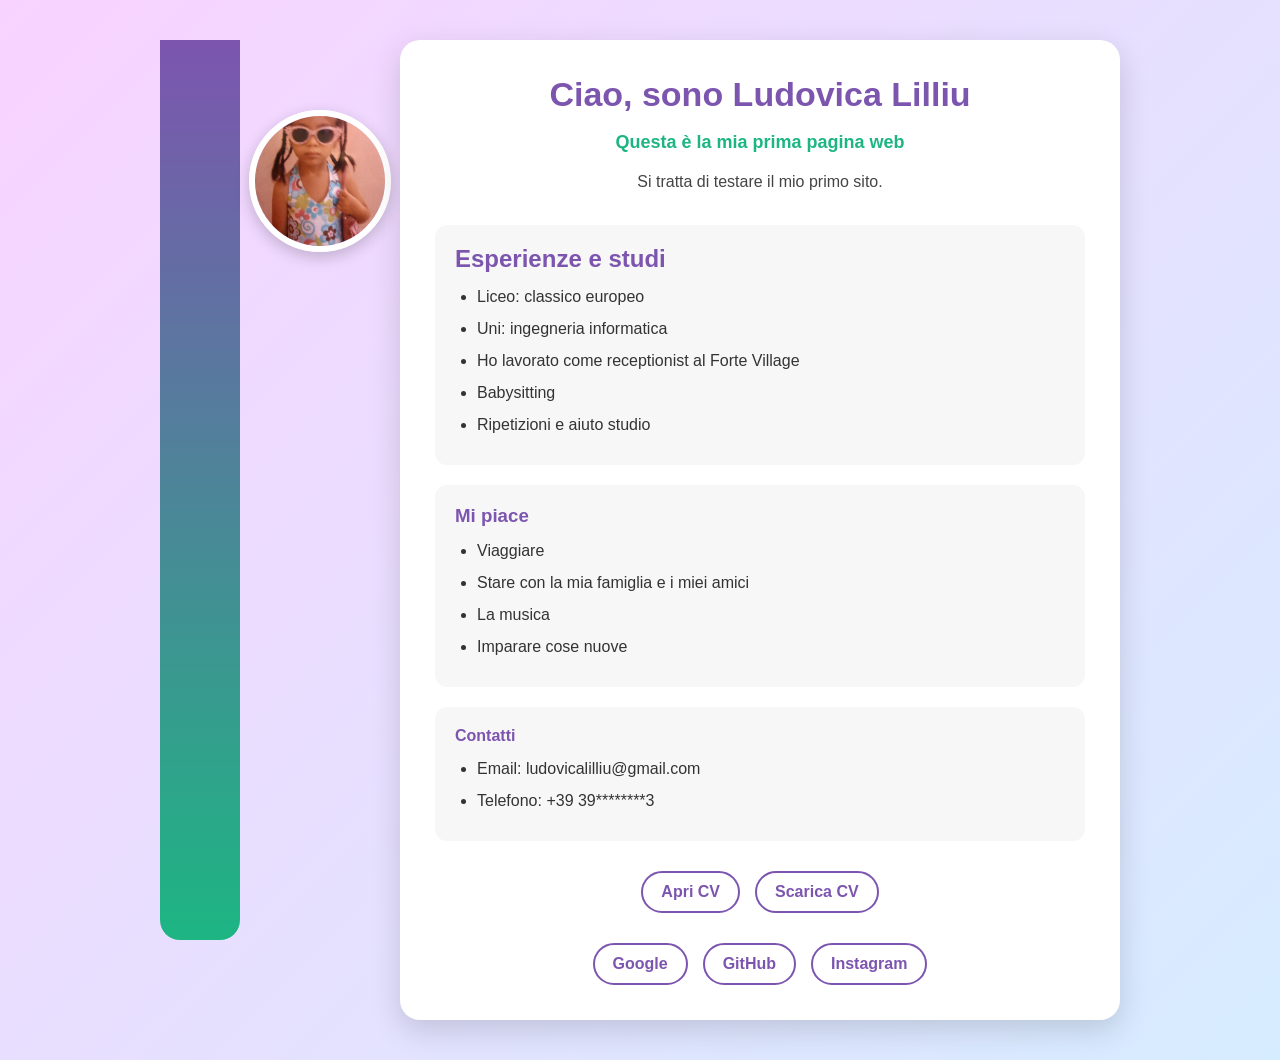
<file: index.html>
<!DOCTYPE html>
<html lang="it">

<head>
  <meta charset="UTF-8">
  <meta name="viewport" content="width=device-width, initial-scale=1.0">
  <title>Il mio primo sito</title>
  <link rel="stylesheet" href="style.css">
</head>

<body>
 <div class="layout">

  <div class="barra"></div>
</div>
  <div class="foto-container">
      <img src="IMG_8325.JPG" class="foto">
  </div>
  <div class="card">
    <h1>Ciao, sono Ludovica Lilliu</h1>

    <p class="titolo">Questa è la mia prima pagina web</p>

    <p class="descrizione">
      Si tratta di testare il mio primo sito.
    </p>

    <div class="sezione">
      <h2>Esperienze e studi</h2>
      <ul>
        <li>Liceo: classico europeo</li>
        <li>Uni: ingegneria informatica</li>
        <li>Ho lavorato come receptionist al Forte Village</li>
        <li>Babysitting</li>
        <li>Ripetizioni e aiuto studio</li>
      </ul>
    </div>

    <div class="sezione">
      <h3>Mi piace</h3>
      <ul>
        <li>Viaggiare</li>
        <li>Stare con la mia famiglia e i miei amici</li>
        <li>La musica</li>
        <li>Imparare cose nuove</li>
      </ul>
    </div>

    <div class="sezione">
      <h4>Contatti</h4>
      <ul>
        <li>Email: ludovicalilliu@gmail.com</li>
        <li>Telefono: +39 39********3</li>
      </ul>
    </div>

<div class="link-utili">
  <a href="CV Ludovica Lilliu .pdf" target="_blank">Apri CV</a>
  <a href="CV Ludovica Lilliu .pdf" download>Scarica CV</a>
</div>

    <div class="link-utili">
      <a href="https://www.google.com" target="_blank">Google</a>
      <a href="https://github.com" target="_blank">GitHub</a>
      <a href="https://www.instagram.com/ludovicaalilliu_?igsh=Y3Nmb2FiZmN3cmEw" target="_blank">Instagram</a>
    </div>
  </div>
</body>

</html>
</file>
<file: style.css>
body {
    margin: 0;
    padding: 40px 20px;
    background: linear-gradient(135deg, #f8d3ff, #d6ecff);
    font-family: Arial, sans-serif;
    display: flex;
    justify-content: center;
}

.layout {
    display: flex;
    align-items: flex-start;
    gap: 30px;
}

/* barra colorata */
.barra {
    width: 80px;
    min-height: 100vh;
    background: linear-gradient(180deg, #7c55af, #1db582);
    border-radius: 0 0 20px 20px;
}

/* contenitore foto */
.foto-container {
    width: 160px;
    display: flex;
    justify-content: center;
    padding-top: 70px;
}

/* foto */
.foto {
    width: 130px;
    height: 130px;
    border-radius: 50%;
    object-fit: cover;
    border: 6px solid white;
    box-shadow: 0 5px 15px rgba(0, 0, 0, 0.2);
}

/* card con il contenuto */
.card {
    background-color: white;
    width: 650px;
    max-width: 90%;
    padding: 35px;
    border-radius: 20px;
    box-shadow: 0 10px 30px rgba(0, 0, 0, 0.15);
}

h1 {
    color: #7c55af;
    text-align: center;
    margin-top: 0;
    margin-bottom: 10px;
    font-size: 34px;
}

.titolo {
    color: #1db582;
    font-weight: bold;
    text-align: center;
    font-size: 18px;
    margin-bottom: 15px;
}

.descrizione {
    color: #444;
    text-align: center;
    line-height: 1.6;
    margin-bottom: 30px;
    font-size: 16px;
}

.sezione {
    background-color: #f7f7f7;
    padding: 20px;
    margin-top: 20px;
    border-radius: 12px;
}

.sezione h2,
.sezione h3,
.sezione h4 {
    margin-top: 0;
    margin-bottom: 12px;
    color: #7c55af;
}

ul {
    margin: 0;
    padding-left: 22px;
}

li {
    margin: 8px 0;
    color: #333;
    line-height: 1.5;
}



.link-utili {
    display: flex;
    justify-content: center;
    gap: 15px;
    margin-top: 30px;
    flex-wrap: wrap;
}

.link-utili a {
    color: #7c55af;
    text-decoration: none;
    font-weight: bold;
    border: 2px solid #7c55af;
    padding: 10px 18px;
    border-radius: 999px;
    transition: 0.3s ease;
}

.link-utili a:hover {
    background-color: #7c55af;
    color: white;
}

<div class="link-utili">
  <a href="cv.pdf" target="_blank">Apri CV</a>
  <a href="cv.pdf" download>Scarica CV</a>
</div>
</file>
